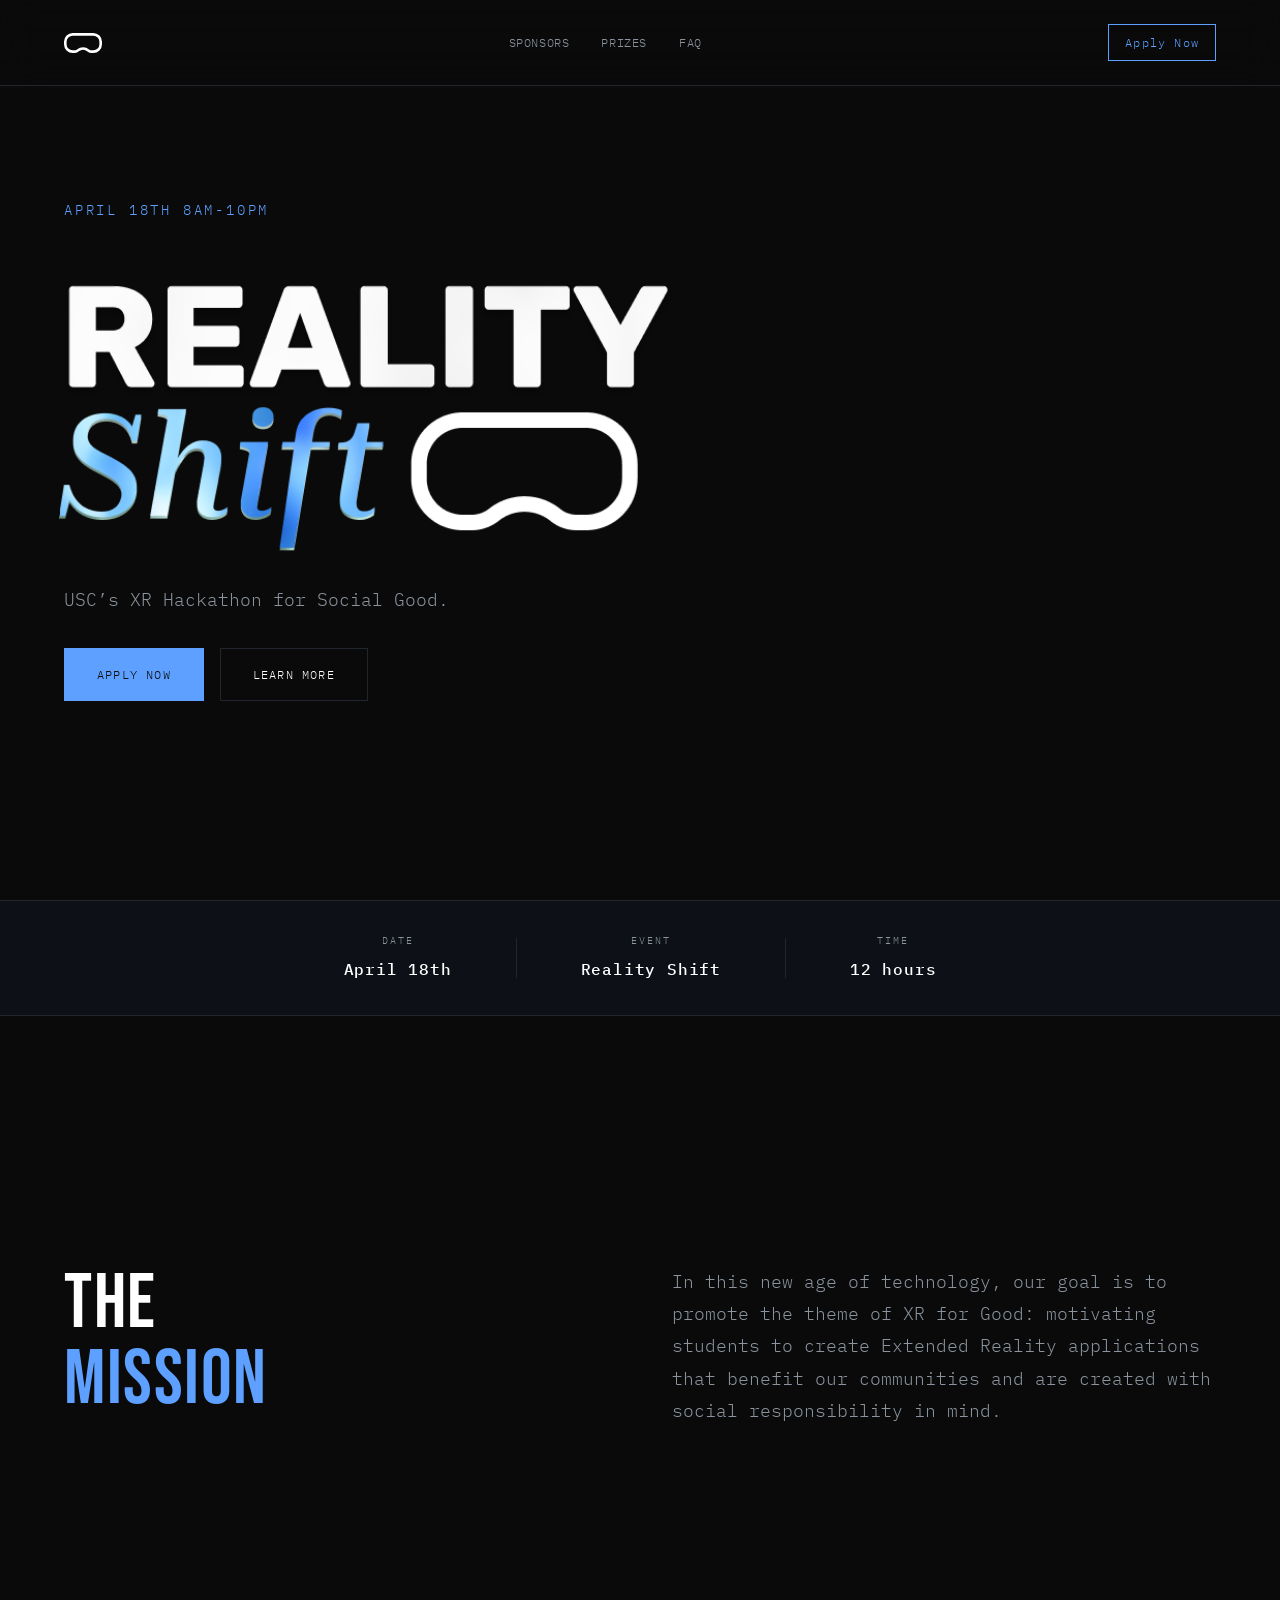
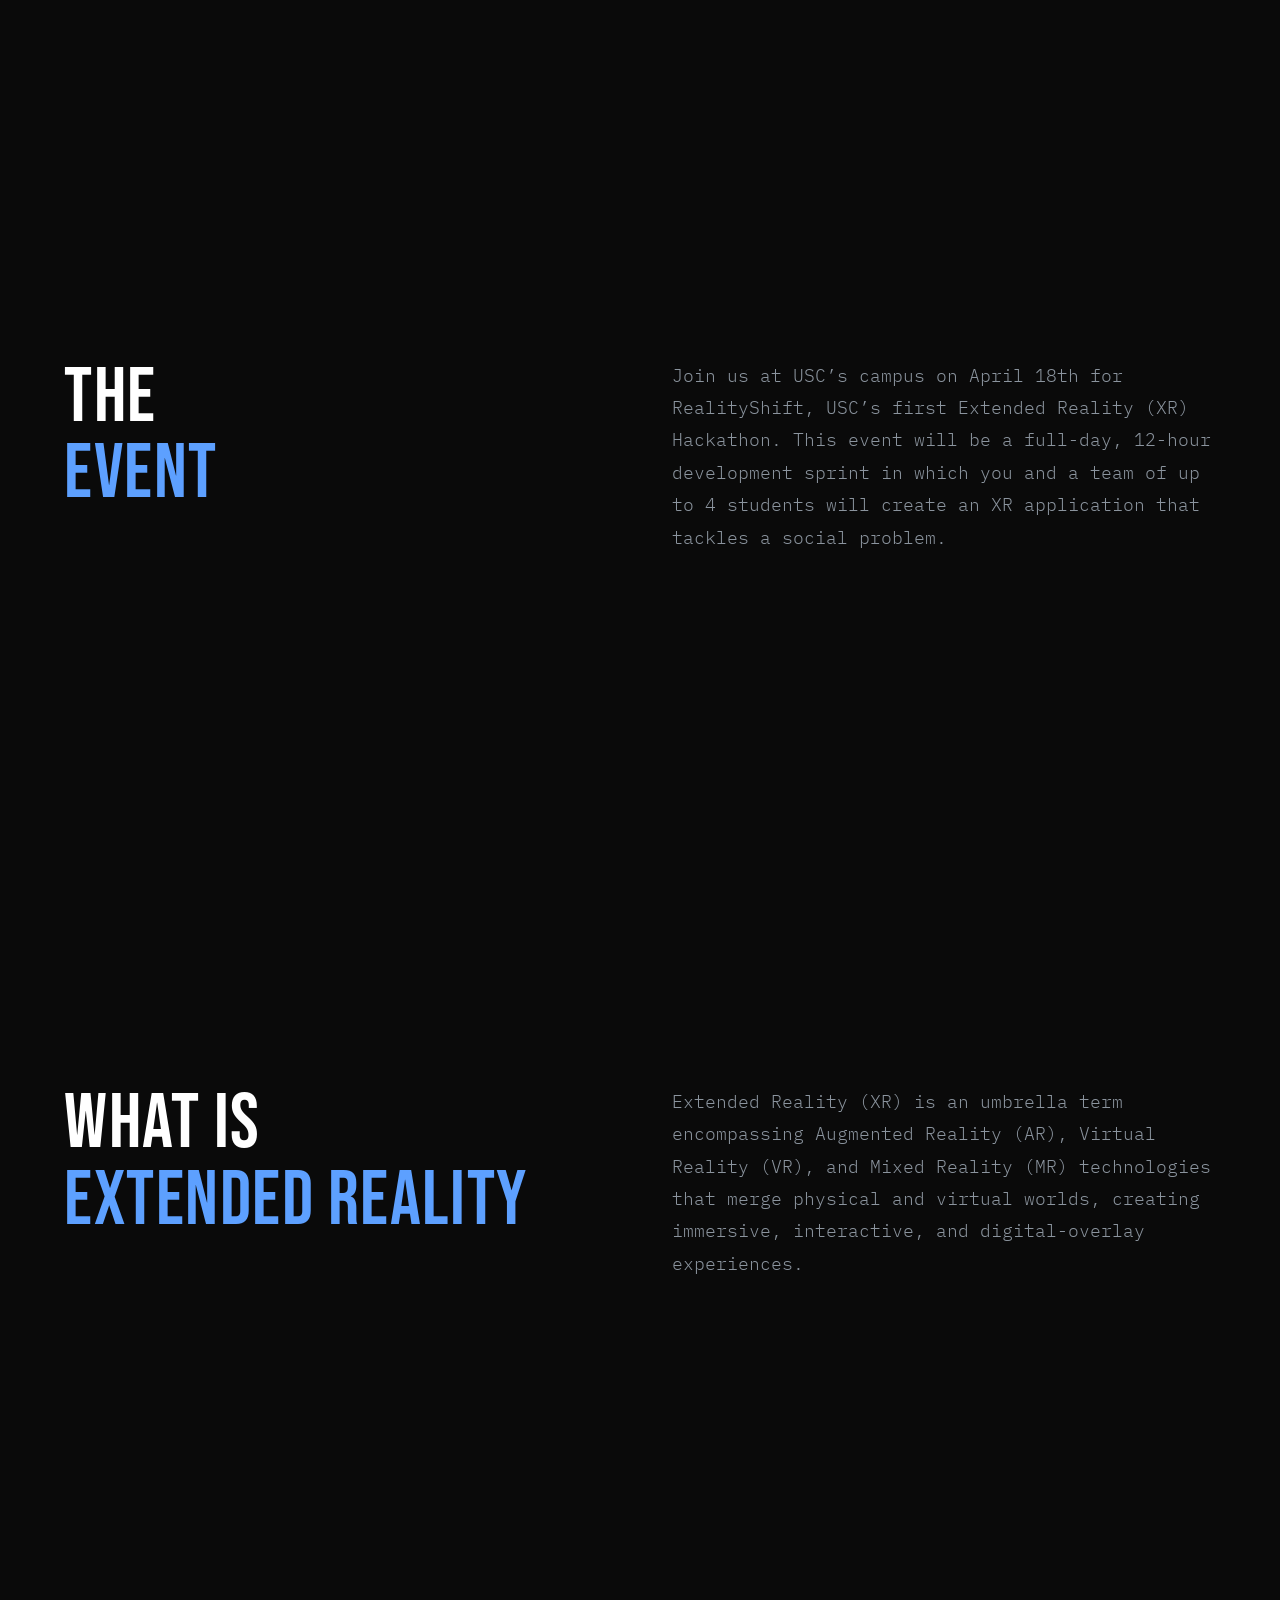
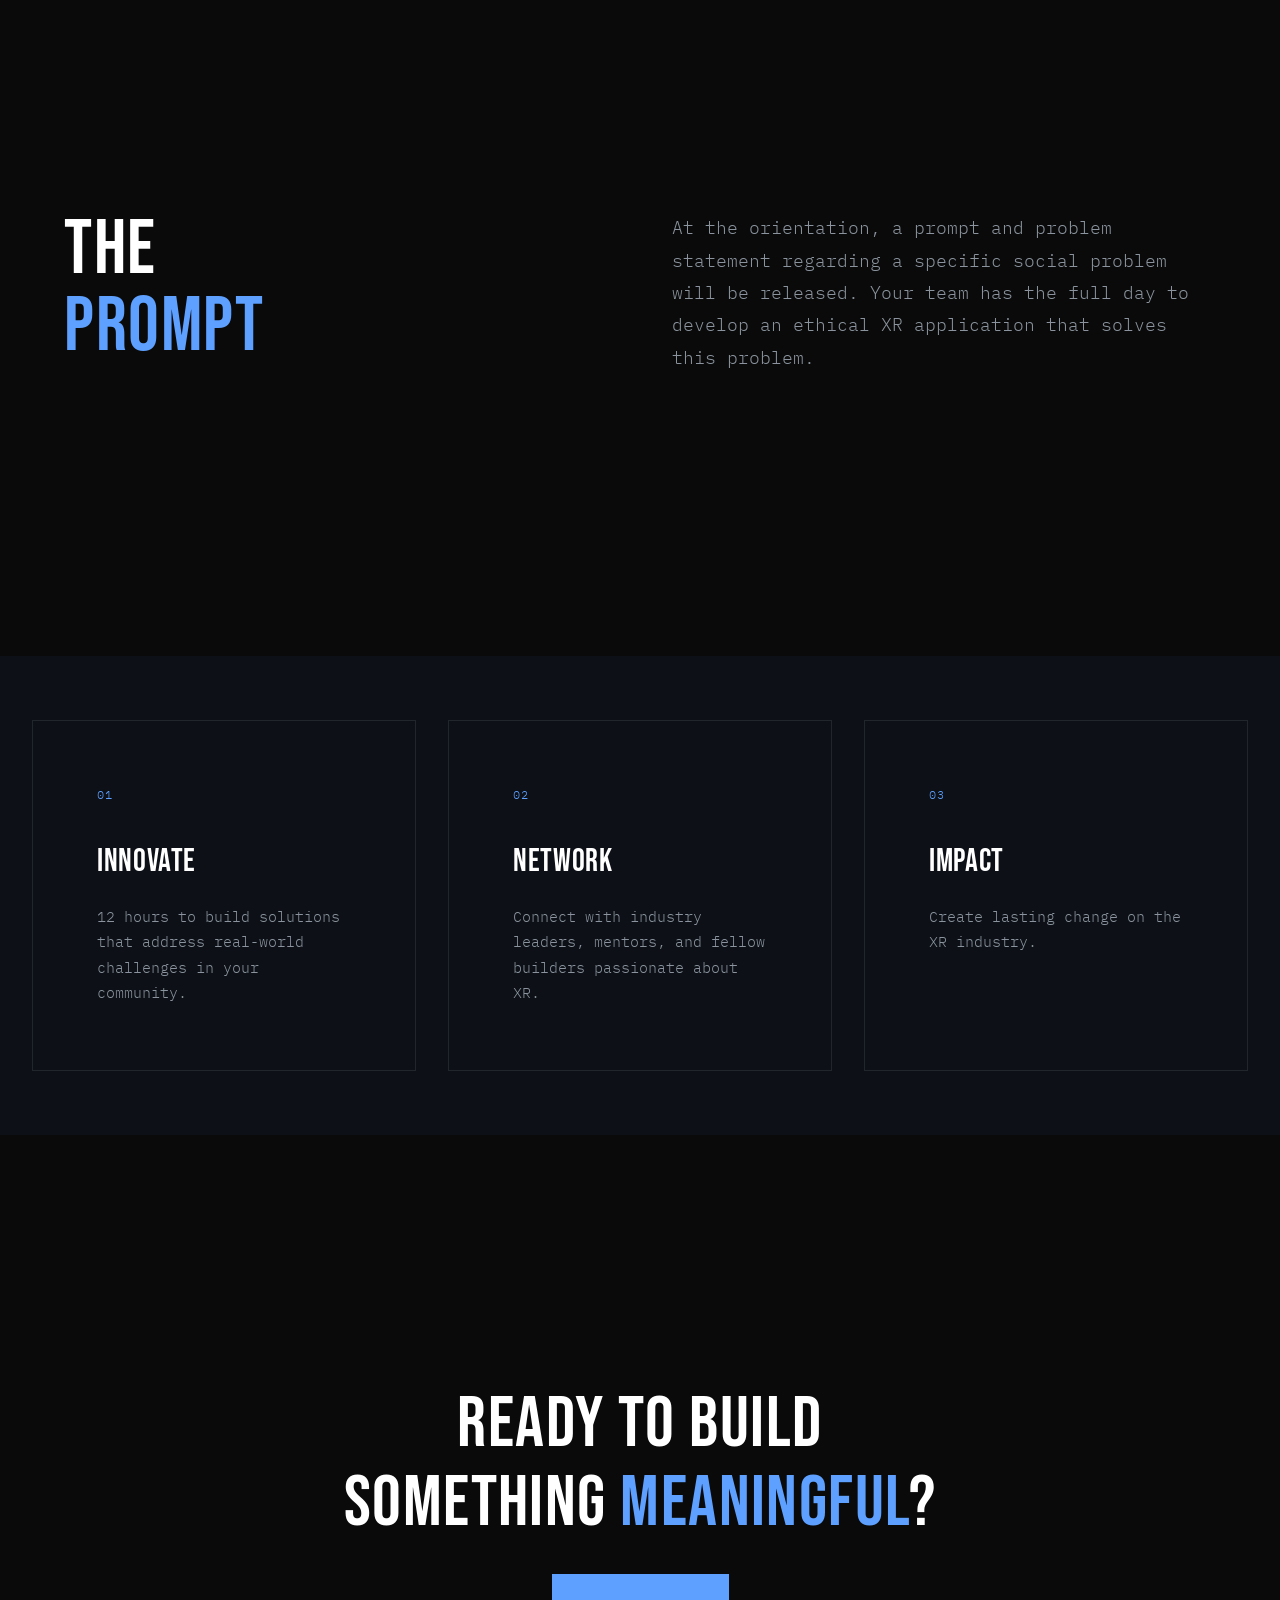
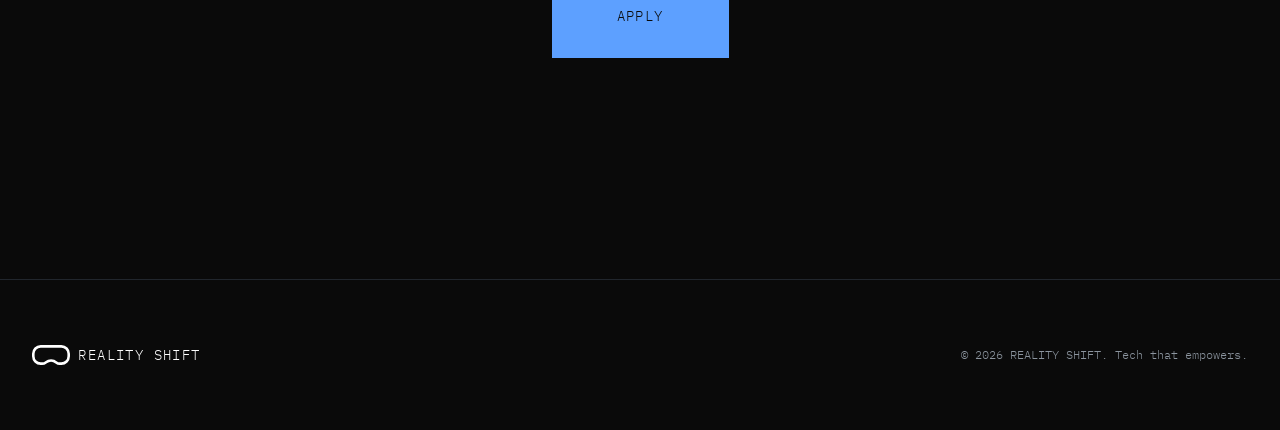
<file: index.html>
<!DOCTYPE html>
<html lang="en">
<head>
    <meta charset="UTF-8">
    <meta name="viewport" content="width=device-width, initial-scale=1.0">
    <title>REALITYSHIFT | Hackathon Spring 2026</title>
    <link rel="stylesheet" href="styles.css">
    <link rel="preconnect" href="https://fonts.googleapis.com">
    <link rel="preconnect" href="https://fonts.gstatic.com" crossorigin>
    <link href="https://fonts.googleapis.com/css2?family=Bebas+Neue&family=IBM+Plex+Mono:wght@300;400;500&display=swap" rel="stylesheet">
</head>
<body>
    <!-- Navigation -->
    <nav class="nav">
        <div class="nav-container">
            <a href="index.html" class="nav-logo">
                <img class="logo-icon" src="RS_ICON.svg" alt="Luma">
            </a>
            <div class="nav-links">
                <a href="sponsors.html" class="nav-link">Sponsors</a>
                <a href="prizes.html" class="nav-link">Prizes</a>
                <a href="faq.html" class="nav-link">FAQ</a>
            </div>
            <a href="https://luma.com/ttgl70ii" class="nav-cta">Apply Now</a>
            <button class="mobile-menu-btn" aria-label="Menu">
                <span></span>
                <span></span>
                <span></span>
            </button>
        </div>
    </nav>
    <div class="mobile-dropdown">
        <a href="sponsors.html" class="mobile-link">Sponsors</a>
        <a href="prizes.html" class="mobile-link">Prizes</a>
        <a href="faq.html" class="mobile-link">FAQ</a>
    </div>

    <!-- Hero Section -->
    <section class="hero">
        <div class="hero-grid">
            <div class="hero-content">
                <p class="hero-date">April 18th 8AM-10PM</p>
                <h1 class="hero-title">
                    <img class="hero-banner" src="RSMainBanner.png" alt="Reality Shift">
                </h1>
                <p class="hero-subtitle">USC’s XR Hackathon for Social Good.</p>
                <div class="hero-actions">
                    <a href="https://luma.com/ttgl70ii" class="btn btn-primary">Apply Now</a>
                    <a href="#about" class="btn btn-secondary">Learn More</a>
                </div>
            </div>
        </div>
    </section>

    <!-- Info Strip -->
    <section class="info-strip">
        <div class="info-item">
            <span class="info-label">Date</span>
            <span class="info-value">April 18th</span>
        </div>
        <div class="info-divider"></div>
        <div class="info-item">
            <span class="info-label">Event</span>
            <span class="info-value">Reality Shift</span>
        </div>
        <div class="info-divider"></div>
        <div class="info-item">
            <span class="info-label">Time</span>
            <span class="info-value">12 hours</span>
        </div>
    </section>

    <section id="about" class="about">
        <div class="about-container">
            <div class="about-header">
                <h2 class="section-title">The<br><span class="accent">Mission</span></h2>
            </div>
            <div class="about-content">
                <p class="about-text">In this new age of technology, our goal is to promote the theme of XR for Good: motivating students to create Extended Reality applications that benefit our communities and are created with social responsibility in mind.</p>
            </div>
        </div>
    </section>

    <section id="about" class="about">
        <div class="about-container">
            <div class="about-header">
                <h2 class="section-title">The<br><span class="accent">Event</span></h2>
            </div>
            <div class="about-content">
                <p class="about-text">Join us at USC’s campus on April 18th for RealityShift, USC’s first Extended Reality (XR) Hackathon. This event will be a full-day, 12-hour development sprint in which you and a team of up to 4 students will create an XR application that tackles a social problem.</p>
            </div>
        </div>
    </section>

    <section id="about" class="about">
        <div class="about-container">
            <div class="about-header">
                <h2 class="section-title">What is<br><span class="accent">Extended Reality</span></h2>
            </div>
            <div class="about-content">
                <p class="about-text">Extended Reality (XR) is an umbrella term encompassing Augmented Reality (AR), Virtual Reality (VR), and Mixed Reality (MR) technologies that merge physical and virtual worlds, creating immersive, interactive, and digital-overlay experiences.</p>
            </div>
        </div>
    </section>

    <section id="about" class="about">
        <div class="about-container">
            <div class="about-header">
                <h2 class="section-title">The<br><span class="accent">Prompt</span></h2>
            </div>
            <div class="about-content">
                <p class="about-text">At the orientation, a prompt and problem statement regarding a specific social problem will be released. Your team has the full day to develop an ethical XR application that solves this problem.</p>
            </div>
        </div>
    </section>

    <!-- Features Section -->
    <section class="features">
        <div class="features-container">
            <div class="feature-card">
                <div class="feature-number">01</div>
                <h3 class="feature-title">Innovate</h3>
                <p class="feature-desc">12 hours to build solutions that address real-world challenges in your community.</p>
            </div>
            <div class="feature-card">
                <div class="feature-number">02</div>
                <h3 class="feature-title">Network</h3>
                <p class="feature-desc">Connect with industry leaders, mentors, and fellow builders passionate about XR.</p>
            </div>
            <div class="feature-card">
                <div class="feature-number">03</div>
                <h3 class="feature-title">Impact</h3>
                <p class="feature-desc">Create lasting change on the XR industry.</p>
            </div>
        </div>
    </section>

    <!-- CTA Section -->
    <section class="cta">
        <div class="cta-container">
            <h2 class="cta-title">Ready to build<br>something <span class="accent">meaningful</span>?</h2>
            <a href="https://luma.com/ttgl70ii" class="btn btn-primary btn-large">Apply</a>
        </div>
    </section>

    <!-- Footer -->
    <footer class="footer">
        <div class="footer-container">
            <div class="footer-brand">
                <img class="logo-icon" src="RS_ICON.svg" alt="Luma">
                <span class="logo-text">REALITY SHIFT</span>
            </div>
            <p class="footer-copy">© 2026 REALITY SHIFT. Tech that empowers.</p>
        </div>
    </footer>

    <script src="script.js"></script>
</body>
</html>
</file>
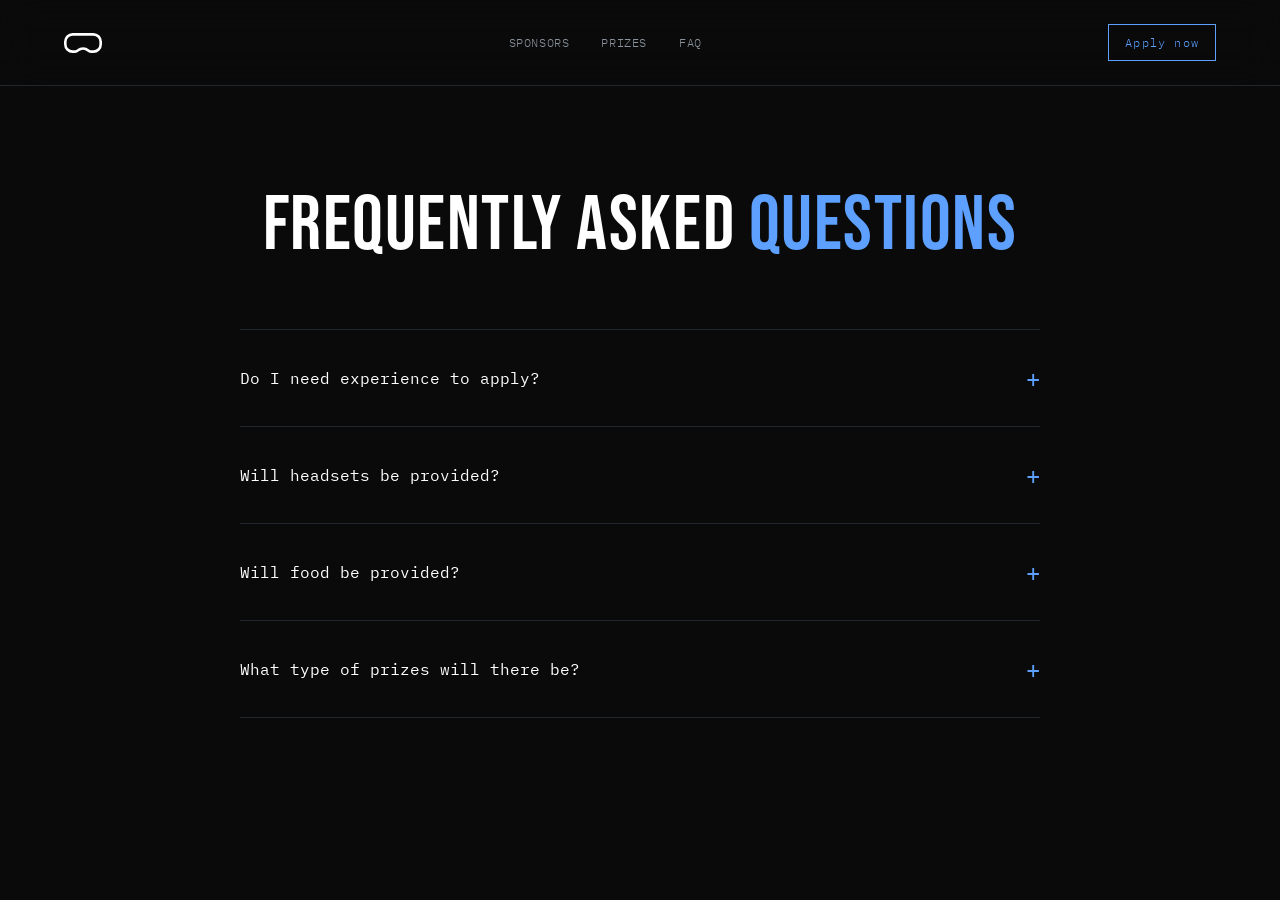
<file: faq.html>
<!DOCTYPE html>
<html lang="en">
<head>
    <meta charset="UTF-8">
    <meta name="viewport" content="width=device-width, initial-scale=1.0">
    <title>FAQ | Reality Shift</title>
    <link rel="stylesheet" href="styles.css">
    <link rel="preconnect" href="https://fonts.googleapis.com">
    <link rel="preconnect" href="https://fonts.gstatic.com" crossorigin>
    <link href="https://fonts.googleapis.com/css2?family=Bebas+Neue&family=IBM+Plex+Mono:wght@300;400;500&display=swap" rel="stylesheet">
</head>
<body>
    <!-- Navigation -->
    <nav class="nav">
        <div class="nav-container">
            <a href="index.html" class="nav-logo">
                <img class="logo-icon" src="RS_ICON.svg" alt="Luma">
            </a>
            <div class="nav-links">
                <a href="sponsors.html" class="nav-link">Sponsors</a>
                <a href="prizes.html" class="nav-link">Prizes</a>
                <a href="faq.html" class="nav-link">FAQ</a>
            </div>
            <a href="https://luma.com/ttgl70ii" class="nav-cta">Apply now</a>
            <button class="mobile-menu-btn" aria-label="Menu">
                <span></span>
                <span></span>
                <span></span>
            </button>
        </div>
    </nav>
    <div class="mobile-dropdown">
        <a href="sponsors.html" class="mobile-link">Sponsors</a>
        <a href="prizes.html" class="mobile-link">Prizes</a>
        <a href="faq.html" class="mobile-link">FAQ</a>
    </div>

    <!-- FAQ Section -->
    <section class="faq-page">
        <div class="faq-container">
            <h1 class="section-title">Frequently Asked <span class="accent">Questions</span></h1>
            
            <div class="faq-list">
                <div class="faq-item">
                    <button class="faq-question">
                        <span>Do I need experience to apply?</span>
                        <span class="faq-icon">+</span>
                    </button>
                    <div class="faq-answer">
                        <p>No experience required! We welcome participants of all skill levels and backgrounds. To help beginners get started with Snap Spectacles, we're offering two pre-hackathon workshops:</p>
                        <ul>
                            <li><strong>Workshop 1 – Spectacles Overview:</strong> Get inspired by what's possible with wearable AR. We'll cover Spectacles capabilities, ideal project types, and how the Spectacles + Lens Studio workflow fits into your build.</li>
                            <li><strong>Workshop 2 – Lens Studio Deep Dive:</strong> A hands-on session where you'll set up Lens Studio, learn core workflows, build and deploy a simple Lens from a template, and discover how to use AI coding tools like Cursor to accelerate development.</li>
                        </ul>
                    </div>
                </div>
                
                <div class="faq-item">
                    <button class="faq-question">
                        <span>Will headsets be provided?</span>
                        <span class="faq-icon">+</span>
                    </button>
                    <div class="faq-answer">
                        <p>Yes! We'll have a variety of XR hardware available for teams to use:</p>
                        <ul>
                            <li><strong>20x Meta Quest</strong> VR headsets for immersive development</li>
                            <li><strong>12x Snap Spectacles</strong> AR glasses for wearable experiences</li>
                            <li><strong>1x Sony Spatial Reality Display</strong> for glasses-free 3D content</li>
                        </ul>
                    </div>
                </div>

                <div class="faq-item">
                    <button class="faq-question">
                        <span>Will food be provided?</span>
                        <span class="faq-icon">+</span>
                    </button>
                    <div class="faq-answer">
                        <p>Yes! We've got you covered throughout the entire event:</p>
                        <ul>
                            <li><strong>Meals</strong> Breakfast, lunch, and dinner provided</li>
                            <li><strong>Snacks</strong> Fuel up anytime with snacks on hand</li>
                            <li><strong>Drinks</strong> Coffee, energy drinks, and refreshments available</li>
                        </ul>
                    </div>
                </div>

                <div class="faq-item">
                    <button class="faq-question">
                        <span>What type of prizes will there be?</span>
                        <span class="faq-icon">+</span>
                    </button>
                    <div class="faq-answer">
                        <p>We're offering exciting prizes for top teams:</p>
                        <ul>
                            <li><strong>Cash Prizes</strong> Cash prizes</li>
                            <li><strong>Hardware</strong> XR devices and tech gear</li>
                        </ul>
                        <p style="margin-top: 1rem;"><a href="prizes.html" style="color: #5DA0FF; text-decoration: underline;">View full prize details →</a></p>
                    </div>
                </div>
            </div>
        </div>
    </section>

    <script src="script.js"></script>
</body>
</html>
</file>
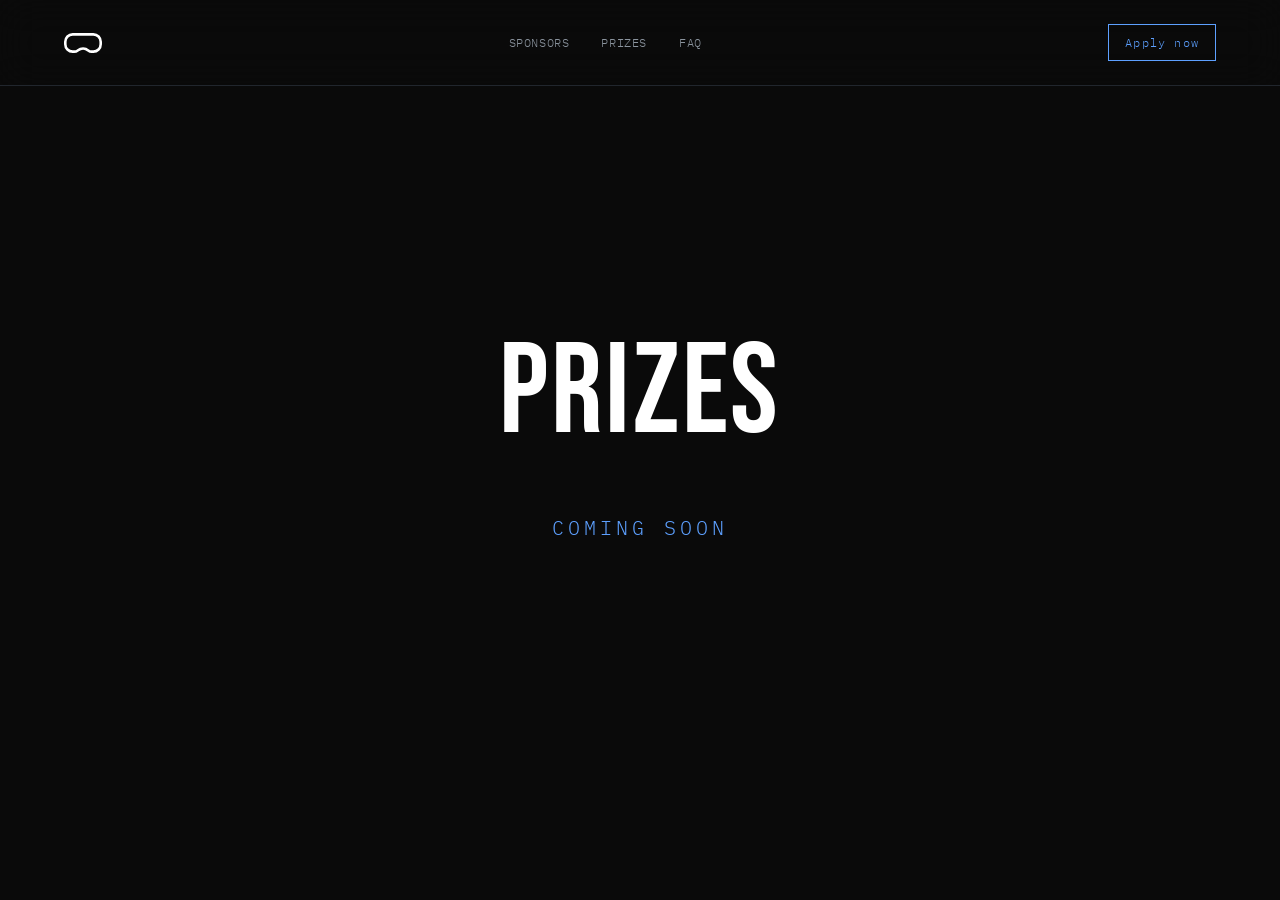
<file: prizes.html>
<!DOCTYPE html>
<html lang="en">
<head>
    <meta charset="UTF-8">
    <meta name="viewport" content="width=device-width, initial-scale=1.0">
    <title>Prizes | Reality Shift</title>
    <link rel="stylesheet" href="styles.css">
    <link rel="preconnect" href="https://fonts.googleapis.com">
    <link rel="preconnect" href="https://fonts.gstatic.com" crossorigin>
    <link href="https://fonts.googleapis.com/css2?family=Bebas+Neue&family=IBM+Plex+Mono:wght@300;400;500&display=swap" rel="stylesheet">
</head>
<body>
    <!-- Navigation -->
    <nav class="nav">
        <div class="nav-container">
            <a href="index.html" class="nav-logo">
                <img class="logo-icon" src="RS_ICON.svg" alt="Luma">
            </a>
            <div class="nav-links">
                <a href="sponsors.html" class="nav-link">Sponsors</a>
                <a href="prizes.html" class="nav-link">Prizes</a>
                <a href="faq.html" class="nav-link">FAQ</a>
            </div>
            <a href="https://luma.com/ttgl70ii" class="nav-cta">Apply now</a>
            <button class="mobile-menu-btn" aria-label="Menu">
                <span></span>
                <span></span>
                <span></span>
            </button>
        </div>
    </nav>
    <div class="mobile-dropdown">
        <a href="sponsors.html" class="mobile-link">Sponsors</a>
        <a href="prizes.html" class="mobile-link">Prizes</a>
        <a href="faq.html" class="mobile-link">FAQ</a>
    </div>

    <!-- Coming Soon Section -->
    <section class="coming-soon">
        <div class="coming-soon-content">
            <h1 class="coming-soon-title">Prizes</h1>
            <p class="coming-soon-text">Coming Soon</p>
        </div>
    </section>

    <script src="script.js"></script>
</body>
</html>
</file>
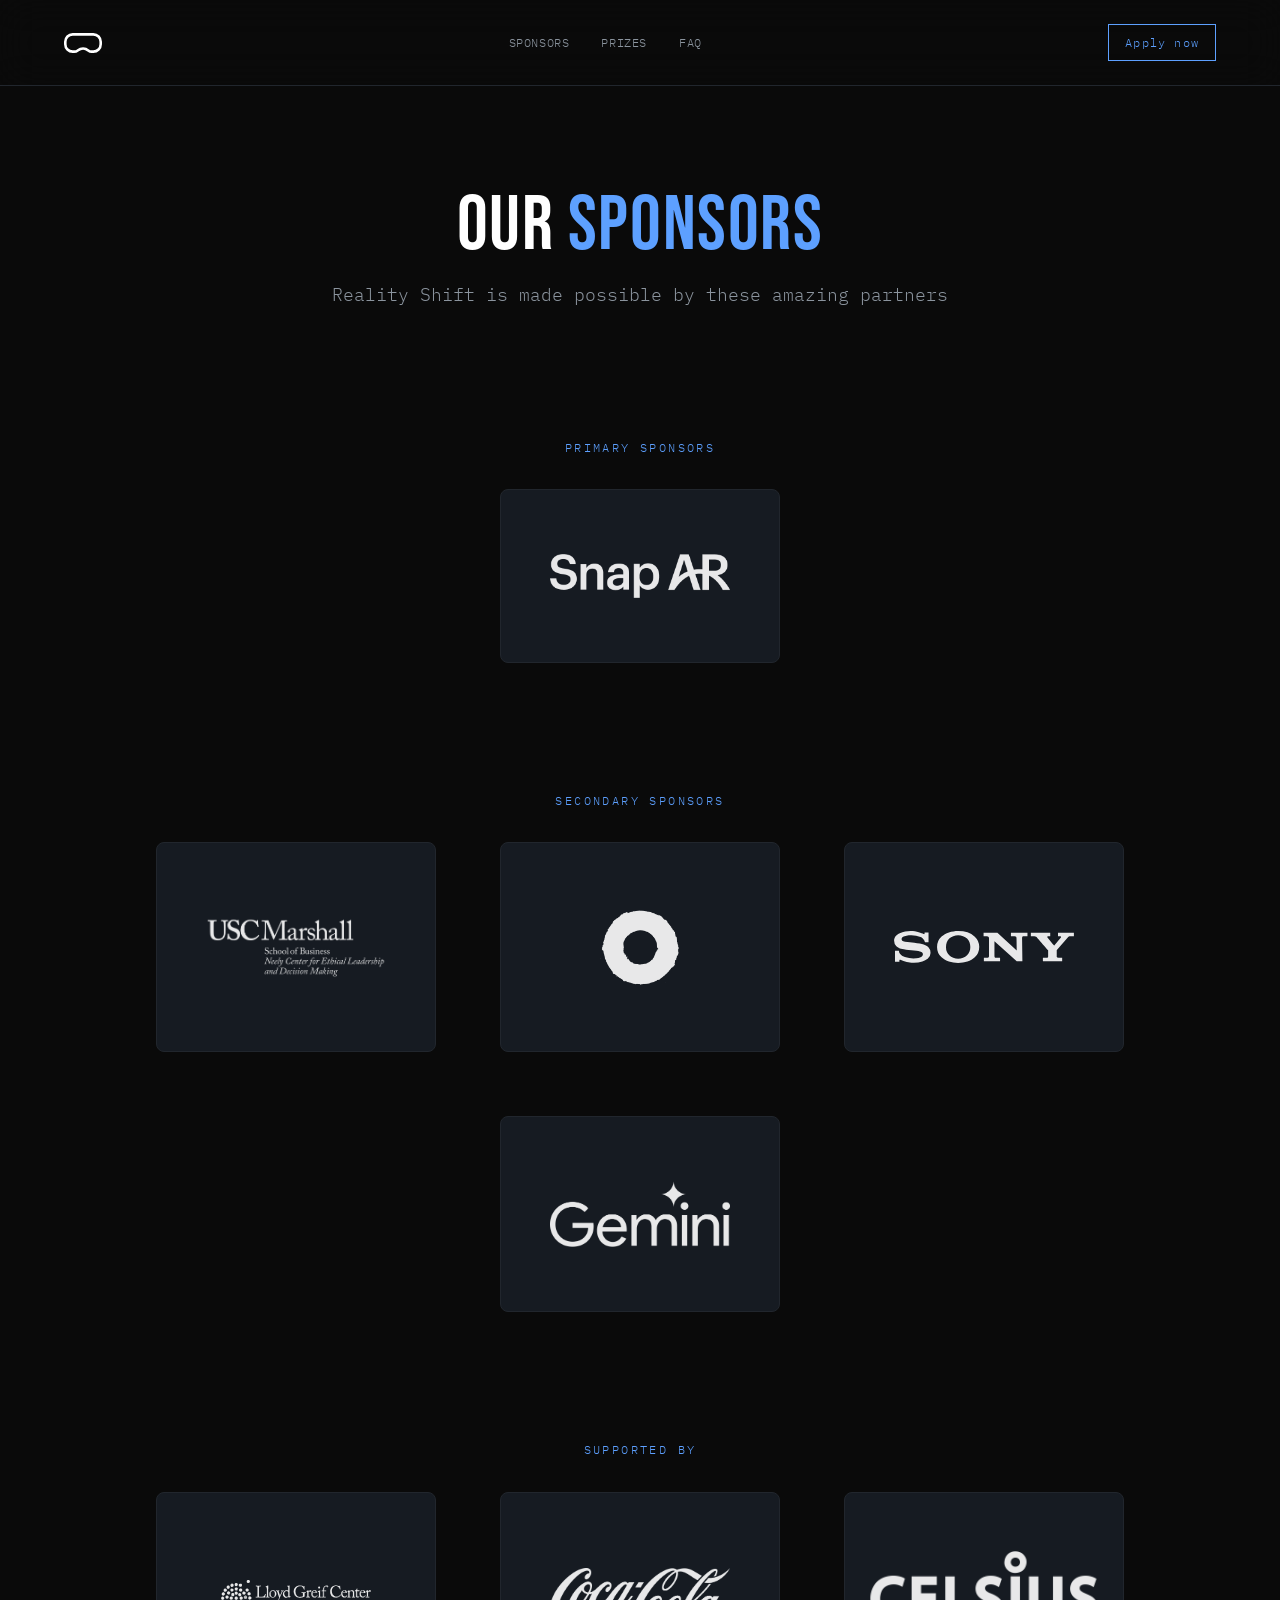
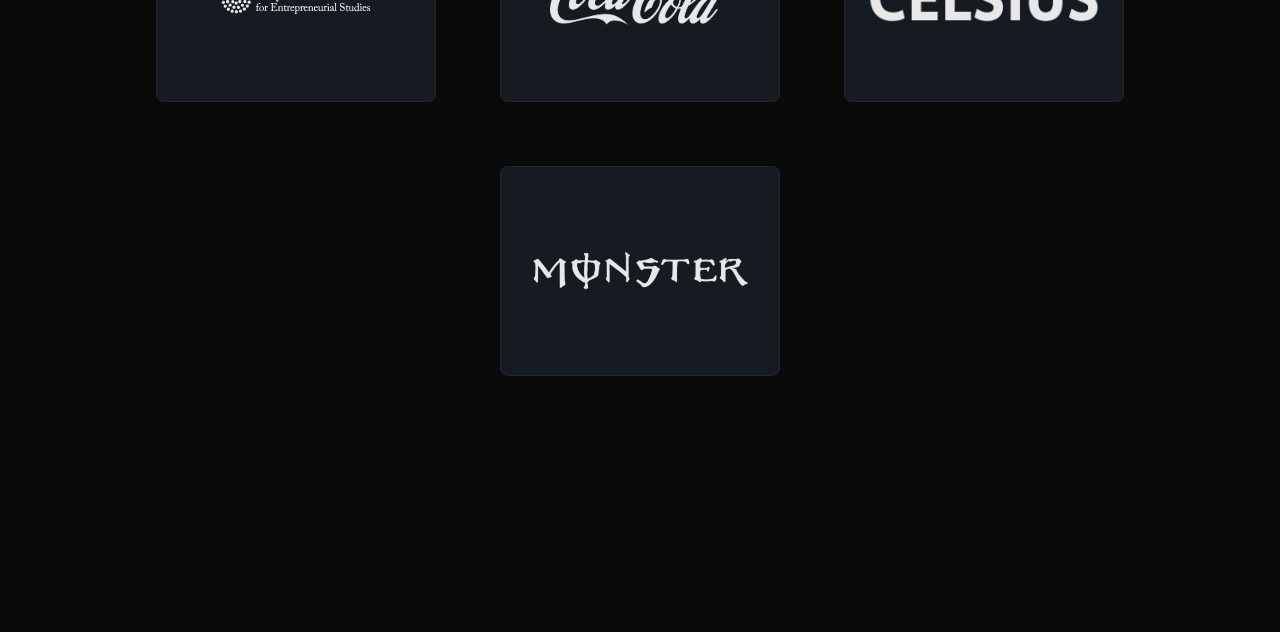
<file: sponsors.html>
<!DOCTYPE html>
<html lang="en">
<head>
    <meta charset="UTF-8">
    <meta name="viewport" content="width=device-width, initial-scale=1.0">
    <title>Sponsors | Reality Shift</title>
    <link rel="stylesheet" href="styles.css">
    <link rel="preconnect" href="https://fonts.googleapis.com">
    <link rel="preconnect" href="https://fonts.gstatic.com" crossorigin>
    <link href="https://fonts.googleapis.com/css2?family=Bebas+Neue&family=IBM+Plex+Mono:wght@300;400;500&display=swap" rel="stylesheet">
</head>
<body>
    <!-- Navigation -->
    <nav class="nav">
        <div class="nav-container">
            <a href="index.html" class="nav-logo">
                <img class="logo-icon" src="RS_ICON.svg" alt="Luma">
            </a>
            <div class="nav-links">
                <a href="sponsors.html" class="nav-link">Sponsors</a>
                <a href="prizes.html" class="nav-link">Prizes</a>
                <a href="faq.html" class="nav-link">FAQ</a>
            </div>
            <a href="https://luma.com/ttgl70ii" class="nav-cta">Apply now</a>
            <button class="mobile-menu-btn" aria-label="Menu">
                <span></span>
                <span></span>
                <span></span>
            </button>
        </div>
    </nav>
    <div class="mobile-dropdown">
        <a href="sponsors.html" class="mobile-link">Sponsors</a>
        <a href="prizes.html" class="mobile-link">Prizes</a>
        <a href="faq.html" class="mobile-link">FAQ</a>
    </div>

    <!-- Sponsors Section -->
    <section class="sponsors-page">
        <div class="sponsors-container">
            <h1 class="section-title">Our <span class="accent">Sponsors</span></h1>
            <p class="sponsors-subtitle">Reality Shift is made possible by these amazing partners</p>

            <!-- Primary Sponsors -->
            <div class="sponsor-tier tier-primary">
                <p class="tier-label">Primary Sponsors</p>
                <div class="sponsors-grid">
                    <div class="sponsor-card">
                        <img src="components/SnapAR.png" alt="Snap AR">
                    </div>
                </div>
            </div>

            <!-- Secondary Sponsors -->
            <div class="sponsor-tier tier-secondary">
                <p class="tier-label">Secondary Sponsors</p>
                <div class="sponsors-grid">
                    <div class="sponsor-card">
                        <img src="components/neely-center.png" alt="Neely Center">
                    </div>
                    <div class="sponsor-card">
                        <img src="components/AhmansonLab.png" alt="Ahmanson Lab">
                    </div>
                    <div class="sponsor-card">
                        <img src="components/Sony_logo.svg" alt="Sony">
                    </div>
                    <div class="sponsor-card">
                        <img src="components/gemini.png" alt="Gemini">
                    </div>
                </div>
            </div>

            <!-- Supported By -->
            <div class="sponsor-tier tier-supported">
                <p class="tier-label">Supported By</p>
                <div class="sponsors-grid">
                    <div class="sponsor-card">
                        <img src="components/griefLogo.svg" alt="Greif">
                    </div>
                    <div class="sponsor-card">
                        <img src="components/cokeLogo.png" alt="Coca-Cola">
                    </div>
                    <div class="sponsor-card">
                        <img src="components/celsius.png" alt="Celsius" style="transform: scale(1.6);">
                    </div>
                    <div class="sponsor-card">
                        <img src="components/monster1.png" alt="Monster Energy" style="transform: scale(2.2);">
                    </div>
                </div>
            </div>
        </div>
    </section>

    <script src="script.js"></script>
</body>
</html>
</file>
<file: styles.css>
/* ============================================
   Reality Shift - XR Hackathon
   Cyan/Blue accent theme
   ============================================ */

:root {
    /* Colors - Cyan/Blue accent theme */
    --primary: #5DA0FF;
    --primary-light: #7EC8E3;
    --primary-dark: #3D8DB5;
    --accent: #6BB8D9;

    /* Neutrals */
    --black: #0A0A0A;
    --dark: #0D1117;
    --dark-gray: #161B22;
    --mid-gray: #21262D;
    --light-gray: #8B949E;
    --off-white: #E6EDF3;
    --white: #FFFFFF;

    /* Typography - Wide, bold display font */
    --font-display: 'Bebas Neue', 'Anton', sans-serif;
    --font-mono: 'IBM Plex Mono', monospace;

    /* Spacing */
    --space-xs: 0.5rem;
    --space-sm: 1rem;
    --space-md: 2rem;
    --space-lg: 4rem;
    --space-xl: 8rem;

    /* Transitions */
    --ease: cubic-bezier(0.16, 1, 0.3, 1);
    --duration: 0.6s;
}

/* Reset & Base */
*, *::before, *::after {
    margin: 0;
    padding: 0;
    box-sizing: border-box;
}

html {
    font-size: 16px;
    scroll-behavior: smooth;
}

body {
    font-family: var(--font-mono);
    font-weight: 300;
    background-color: var(--black);
    color: var(--white);
    line-height: 1.6;
    overflow-x: hidden;
    -webkit-font-smoothing: antialiased;
}

h1, h2, h3, h4, h5, h6 {
    font-family: var(--font-display);
    font-weight: 700;
}

a {
    color: inherit;
    text-decoration: none;
}

/* ============================================
   Navigation
   ============================================ */

.nav {
    position: fixed;
    top: 0;
    left: 0;
    right: 0;
    z-index: 1000;
    padding: 1.5rem var(--space-lg);
    background: rgba(10, 10, 10, 0.8);
    backdrop-filter: blur(20px);
    border-bottom: 1px solid var(--mid-gray);
}

.nav-container {
    max-width: 1400px;
    margin: 0 auto;
    display: flex;
    align-items: center;
    justify-content: space-between;
}

.nav-logo {
    display: flex;
    align-items: center;
    gap: var(--space-xs);
    font-family: var(--font-mono);
    font-size: 0.875rem;
    letter-spacing: 0.1em;
}

.logo-icon {
    height: 20px;
    width: auto;
    flex-shrink: 0;
}

.nav-links {
    display: flex;
    gap: var(--space-md);
}

.nav-link {
    font-family: var(--font-mono);
    font-size: 0.75rem;
    letter-spacing: 0.05em;
    text-transform: uppercase;
    color: var(--light-gray);
    transition: color var(--duration) var(--ease);
    position: relative;
}

.nav-link::after {
    content: '';
    position: absolute;
    bottom: -4px;
    left: 0;
    width: 0;
    height: 1px;
    background: var(--primary);
    transition: width var(--duration) var(--ease);
}

.nav-link:hover,
.nav-link.active {
    color: var(--white);
}

.nav-link:hover::after,
.nav-link.active::after {
    width: 100%;
}

.nav-cta {
    font-family: var(--font-mono);
    font-size: 0.75rem;
    letter-spacing: 0.1em;
    padding: var(--space-xs) var(--space-sm);
    border: 1px solid var(--primary);
    color: var(--primary);
    transition: all var(--duration) var(--ease);
}

.nav-cta:hover {
    background: var(--primary);
    color: var(--black);
}

/* ============================================
   Hero Section
   ============================================ */

.hero {
    min-height: 100vh;
    display: flex;
    flex-direction: column;
    justify-content: center;
    padding: var(--space-xl) var(--space-lg);
    position: relative;
}

.hero-grid {
    max-width: 1400px;
    width: 100%;
    margin: 0 auto;
}

.hero-content {
    max-width: 800px;
}

.hero-date {
    font-family: var(--font-mono);
    font-size: 0.875rem;
    color: var(--primary);
    letter-spacing: 0.2em;
    text-transform: uppercase;
    margin-bottom: var(--space-md);
}

.hero-title {
    font-family: var(--font-display);
    font-size: clamp(4rem, 12vw, 10rem);
    font-weight: 400;
    line-height: 0.9;
    letter-spacing: 0.05em;
    margin-bottom: var(--space-md);
    text-transform: uppercase;
}

.hero-banner {
    height: 300px;
    width: auto;
    display: block;
    margin-left: -5px;
}

.title-line {
    display: block;
}

.title-line.accent {
    color: var(--primary-light);
}

.hero-subtitle {
    font-size: 1.125rem;
    color: var(--light-gray);
    max-width: 480px;
    margin-bottom: var(--space-md);
    line-height: 1.7;
}

.hero-actions {
    display: flex;
    gap: var(--space-sm);
}

/* Buttons */
.btn {
    font-family: var(--font-mono);
    font-size: 0.75rem;
    letter-spacing: 0.1em;
    text-transform: uppercase;
    padding: var(--space-sm) var(--space-md);
    border: 1px solid transparent;
    cursor: pointer;
    transition: all var(--duration) var(--ease);
}

.btn-primary {
    background: var(--primary);
    color: var(--black);
    border-color: var(--primary);
}

.btn-primary:hover {
    background: var(--primary-light);
    border-color: var(--primary-light);
}

.btn-secondary {
    background: transparent;
    color: var(--white);
    border-color: var(--mid-gray);
}

.btn-secondary:hover {
    border-color: var(--white);
}

.btn-large {
    padding: var(--space-md) var(--space-lg);
    font-size: 0.875rem;
}

/* Hero Visual - Glyph Animation */
.hero-visual {
    display: flex;
    align-items: center;
    justify-content: center;
}

.glyph-container {
    position: relative;
    width: 400px;
    height: 400px;
    display: flex;
    align-items: center;
    justify-content: center;
}

.glyph-ring {
    position: absolute;
    border: 1px solid var(--mid-gray);
    border-radius: 50%;
    animation: pulse 4s ease-in-out infinite;
}

.glyph-ring:nth-child(1) {
    width: 100%;
    height: 100%;
    animation-delay: 0s;
}

.glyph-ring:nth-child(2) {
    width: 70%;
    height: 70%;
    border-color: var(--primary-dark);
    animation-delay: 0.5s;
}

.glyph-ring:nth-child(3) {
    width: 40%;
    height: 40%;
    border-color: var(--primary);
    animation-delay: 1s;
}

.glyph-dot {
    width: 12px;
    height: 12px;
    background: var(--primary);
    border-radius: 50%;
    box-shadow: 0 0 40px var(--primary), 0 0 80px var(--primary-dark);
}

@keyframes pulse {
    0%, 100% {
        transform: scale(1);
        opacity: 0.5;
    }
    50% {
        transform: scale(1.05);
        opacity: 1;
    }
}

/* Scroll Indicator */
.hero-scroll {
    position: absolute;
    bottom: var(--space-md);
    right: var(--space-md);
    display: flex;
    align-items: center;
    gap: var(--space-sm);
    font-family: var(--font-mono);
    font-size: 0.625rem;
    letter-spacing: 0.2em;
    color: var(--light-gray);
}

.scroll-line {
    width: 60px;
    height: 1px;
    background: linear-gradient(90deg, var(--light-gray), transparent);
}

/* ============================================
   Info Strip
   ============================================ */

.info-strip {
    display: flex;
    justify-content: center;
    align-items: center;
    gap: var(--space-lg);
    padding: var(--space-md) var(--space-md);
    background: var(--dark);
    border-top: 1px solid var(--mid-gray);
    border-bottom: 1px solid var(--mid-gray);
}

.info-item {
    display: flex;
    flex-direction: column;
    align-items: center;
    gap: var(--space-xs);
}

.info-label {
    font-family: var(--font-mono);
    font-size: 0.625rem;
    letter-spacing: 0.2em;
    text-transform: uppercase;
    color: var(--light-gray);
}

.info-value {
    font-size: 1rem;
    font-weight: 500;
    letter-spacing: 0.05em;
}

.info-divider {
    width: 1px;
    height: 40px;
    background: var(--mid-gray);
}

/* ============================================
   About Section
   ============================================ */

.about {
    padding: 15.625rem var(--space-lg);
}

.about-container {
    max-width: 1400px;
    margin: 0 auto;
    display: grid;
    grid-template-columns: 1fr 1fr;
    gap: var(--space-lg);
}

.section-tag {
    font-family: var(--font-mono);
    font-size: 0.75rem;
    color: var(--light-gray);
    letter-spacing: 0.1em;
    display: block;
    margin-bottom: var(--space-sm);
}

.section-title {
    font-family: var(--font-display);
    font-size: clamp(3rem, 6vw, 5rem);
    font-weight: 400;
    line-height: 1;
    letter-spacing: 0.02em;
    text-transform: uppercase;
}

.accent {
    color: var(--primary);
}

.about-content {
    display: flex;
    flex-direction: column;
    justify-content: center;
}

.about-text {
    font-size: 1.125rem;
    color: var(--light-gray);
    line-height: 1.8;
    margin-bottom: var(--space-md);
}

.link-arrow {
    display: inline-flex;
    align-items: center;
    gap: var(--space-sm);
    font-family: var(--font-mono);
    font-size: 0.875rem;
    letter-spacing: 0.05em;
    color: var(--primary);
    transition: gap var(--duration) var(--ease);
}

.link-arrow:hover {
    gap: var(--space-md);
}

.link-arrow .arrow {
    transition: transform var(--duration) var(--ease);
}

.link-arrow:hover .arrow {
    transform: translateX(4px);
}

/* ============================================
   Features Section
   ============================================ */

.features {
    padding: var(--space-lg) var(--space-md);
    background: var(--dark);
}

.features-container {
    max-width: 1400px;
    margin: 0 auto;
    display: grid;
    grid-template-columns: repeat(3, 1fr);
    gap: var(--space-md);
}

.feature-card {
    padding: var(--space-lg);
    border: 1px solid var(--mid-gray);
    transition: all var(--duration) var(--ease);
}

.feature-card:hover {
    border-color: var(--primary);
    background: var(--dark-gray);
}

.feature-number {
    font-family: var(--font-mono);
    font-size: 0.75rem;
    color: var(--primary);
    letter-spacing: 0.1em;
    margin-bottom: var(--space-md);
}

.feature-title {
    font-family: var(--font-display);
    font-size: 2rem;
    font-weight: 400;
    letter-spacing: 0.02em;
    text-transform: uppercase;
    margin-bottom: var(--space-sm);
}

.feature-desc {
    font-size: 0.9375rem;
    color: var(--light-gray);
    line-height: 1.7;
}

/* ============================================
   CTA Section
   ============================================ */

.cta {
    padding: 15.625rem var(--space-md);
    text-align: center;
}

.cta-container {
    max-width: 800px;
    margin: 0 auto;
}

.cta-dots {
    display: grid;
    grid-template-columns: repeat(5, 1fr);
    gap: var(--space-sm);
    max-width: 200px;
    margin: 0 auto var(--space-lg);
}

.cta-dots span {
    width: 8px;
    height: 8px;
    background: var(--mid-gray);
    border-radius: 50%;
    transition: background var(--duration) var(--ease);
}

.cta-dots span:nth-child(3),
.cta-dots span:nth-child(7),
.cta-dots span:nth-child(8),
.cta-dots span:nth-child(9),
.cta-dots span:nth-child(13) {
    background: var(--primary);
}

.cta-title {
    font-family: var(--font-display);
    font-size: clamp(2.5rem, 6vw, 4.5rem);
    font-weight: 400;
    line-height: 1.1;
    letter-spacing: 0.02em;
    text-transform: uppercase;
    margin-bottom: 3.75rem;
}

.cta-link {
    margin-top: var(--space-sm);
    font-family: var(--font-mono);
    font-size: 0.75rem;
    color: var(--light-gray);
    letter-spacing: 0.1em;
}

/* ============================================
   Footer
   ============================================ */

.footer {
    padding: var(--space-lg) var(--space-md);
    border-top: 1px solid var(--mid-gray);
}

.footer-container {
    max-width: 1400px;
    margin: 0 auto;
    display: flex;
    align-items: center;
    justify-content: space-between;
}

.footer-brand {
    display: flex;
    align-items: center;
    gap: var(--space-xs);
    font-family: var(--font-mono);
    font-size: 0.875rem;
    letter-spacing: 0.1em;
}

.footer-links {
    display: flex;
    gap: var(--space-md);
}

.footer-links a {
    font-family: var(--font-mono);
    font-size: 0.75rem;
    color: var(--light-gray);
    letter-spacing: 0.05em;
    text-transform: uppercase;
    transition: color var(--duration) var(--ease);
}

.footer-links a:hover {
    color: var(--white);
}

.footer-copy {
    font-size: 0.75rem;
    color: var(--light-gray);
}

/* ============================================
   Coming Soon Page
   ============================================ */

.coming-soon {
    min-height: 100vh;
    display: flex;
    align-items: center;
    justify-content: center;
    padding: var(--space-xl) var(--space-lg);
}

.coming-soon-content {
    text-align: center;
}

.coming-soon-title {
    font-family: var(--font-display);
    font-size: clamp(4rem, 10vw, 8rem);
    font-weight: 400;
    text-transform: uppercase;
    letter-spacing: 0.02em;
    margin-bottom: var(--space-sm);
}

.coming-soon-text {
    font-family: var(--font-mono);
    font-size: 1.25rem;
    color: var(--primary);
    letter-spacing: 0.2em;
    text-transform: uppercase;
    margin-bottom: var(--space-lg);
}

.register-iframe {
    width: 100%;
    max-width: 800px;
    min-width: 500px;
    height: 500px;
    border: 1px solid #bfcbda88;
    border-radius: 4px;
}

/* ============================================
   FAQ Page
   ============================================ */

.faq-page {
    min-height: 100vh;
    padding: calc(var(--space-xl) + 60px) var(--space-lg) var(--space-xl);
}

.faq-container {
    max-width: 800px;
    margin: 0 auto;
    text-align: center;
}

.faq-list {
    margin-top: var(--space-lg);
    text-align: left;
}

.faq-item {
    border-bottom: 1px solid var(--mid-gray);
}

.faq-item:first-child {
    border-top: 1px solid var(--mid-gray);
}

.faq-question {
    width: 100%;
    display: flex;
    justify-content: space-between;
    align-items: center;
    padding: var(--space-md) 0;
    background: transparent;
    border: none;
    cursor: pointer;
    font-family: var(--font-mono);
    font-size: 1rem;
    color: var(--white);
    text-align: left;
    transition: color var(--duration) var(--ease);
}

.faq-question:hover {
    color: var(--primary);
}

.faq-icon {
    font-size: 1.5rem;
    color: var(--primary);
    transition: transform var(--duration) var(--ease);
}

.faq-item.active .faq-icon {
    transform: rotate(45deg);
}

.faq-answer {
    max-height: 0;
    overflow: hidden;
    transition: max-height 0.4s var(--ease), padding 0.4s var(--ease);
}

.faq-item.active .faq-answer {
    max-height: 500px;
    padding-bottom: var(--space-md);
}

.faq-answer p {
    color: var(--light-gray);
    line-height: 1.7;
}

.faq-answer ul {
    list-style: none;
    margin: var(--space-sm) 0;
    padding: 0;
    display: flex;
    flex-direction: column;
    gap: var(--space-sm);
}

.faq-answer li {
    background: var(--dark-gray);
    border: 1px solid var(--mid-gray);
    border-left: 3px solid var(--primary);
    padding: var(--space-sm) var(--space-md);
    border-radius: 4px;
    color: var(--light-gray);
    line-height: 1.6;
    transition: border-color var(--duration) var(--ease);
}

.faq-answer li:hover {
    border-color: var(--primary);
}

.faq-answer li strong {
    color: var(--white);
    display: block;
    margin-bottom: 0.25rem;
}

/* ============================================
   Sponsors Page
   ============================================ */

.sponsors-page {
    min-height: 100vh;
    padding: calc(var(--space-xl) + 60px) var(--space-lg) var(--space-xl);
}

.sponsors-container {
    max-width: 1200px;
    margin: 0 auto;
    text-align: center;
}

.sponsors-subtitle {
    font-family: var(--font-mono);
    font-size: 1.125rem;
    color: var(--light-gray);
    margin-top: var(--space-sm);
    margin-bottom: var(--space-xl);
}

.sponsors-grid {
    display: flex;
    flex-wrap: wrap;
    gap: var(--space-lg);
    margin-bottom: var(--space-xl);
    justify-content: center;
}

.sponsor-card {
    background: var(--dark-gray);
    border: 1px solid var(--mid-gray);
    border-radius: 8px;
    padding: var(--space-lg);
    display: flex;
    align-items: center;
    justify-content: center;
    min-height: 200px;
    width: 280px;
    flex-shrink: 0;
    transition: all var(--duration) var(--ease);
}

.sponsor-card:hover {
    border-color: var(--primary);
    transform: translateY(-4px);
}

.sponsor-card img {
    max-width: 100%;
    max-height: 120px;
    object-fit: contain;
    filter: brightness(0) invert(1);
    opacity: 0.9;
    transition: opacity var(--duration) var(--ease);
}

.sponsor-card:hover img {
    opacity: 1;
}

.sponsors-cta {
    margin-top: var(--space-lg);
}

.sponsors-interest {
    font-family: var(--font-mono);
    font-size: 1rem;
    color: var(--light-gray);
    margin-bottom: var(--space-sm);
}

/* Sponsor Tiers */
.sponsor-tier {
    margin-bottom: var(--space-lg);
}

.sponsor-tier:last-child {
    margin-bottom: 0;
}

.tier-label {
    font-family: var(--font-mono);
    font-size: 0.75rem;
    letter-spacing: 0.2em;
    text-transform: uppercase;
    color: var(--primary);
    margin-bottom: var(--space-md);
    text-align: center;
}

.sponsor-tier .sponsors-grid {
    justify-content: center;
}

.sponsor-tier .sponsor-card {
    width: 280px;
    flex-shrink: 0;
}

.sponsor-tier .sponsor-card {
    min-height: 160px;
    padding: var(--space-lg);
}

.sponsor-tier .sponsor-card img {
    max-height: 80px;
    max-width: 180px;
}

/* ============================================
   Responsive
   ============================================ */

@media (max-width: 1024px) {
    .hero-grid {
        grid-template-columns: 1fr;
        text-align: center;
    }

    .hero-content {
        max-width: 100%;
    }

    .hero-subtitle {
        margin-left: auto;
        margin-right: auto;
    }

    .hero-actions {
        justify-content: center;
    }

    .hero-visual {
        display: none;
    }

    .about-container {
        grid-template-columns: 1fr;
        text-align: center;
    }

    .sponsor-card {
        width: 240px;
    }

    .features-container {
        grid-template-columns: 1fr;
    }
}

/* Mobile menu styles */
.mobile-menu-btn {
    display: none;
    width: 28px;
    height: 28px;
    background: transparent;
    border: none;
    cursor: pointer;
    padding: 0;
    z-index: 1001;
    position: relative;
}

.mobile-menu-btn span {
    display: block;
    position: absolute;
    width: 100%;
    height: 2px;
    background: var(--white);
    transition: all 0.3s ease;
    left: 0;
}

.mobile-menu-btn span:nth-child(1) {
    top: 6px;
}

.mobile-menu-btn span:nth-child(2) {
    top: 13px;
}

.mobile-menu-btn span:nth-child(3) {
    top: 20px;
}

.mobile-menu-btn.active span:nth-child(1) {
    top: 13px;
    transform: rotate(45deg);
}

.mobile-menu-btn.active span:nth-child(2) {
    opacity: 0;
}

.mobile-menu-btn.active span:nth-child(3) {
    top: 13px;
    transform: rotate(-45deg);
}

.mobile-dropdown {
    display: none;
    background: var(--black);
    position: relative;
    z-index: 998;
}

.mobile-dropdown.active {
    display: block;
    margin-top: 70px;
}

.mobile-link {
    display: flex;
    align-items: center;
    width: 100%;
    padding: 1.25rem 1.5rem;
    color: var(--light-gray);
    font-family: var(--font-mono);
    font-size: 1rem;
    text-decoration: none;
    background: var(--black);
    border-bottom: 1px solid var(--mid-gray);
    transition: all 0.2s ease;
}

.mobile-link:first-child {
    border-top: 1px solid var(--mid-gray);
}

.mobile-link:hover {
    color: var(--white);
    background: rgba(255, 255, 255, 0.05);
}

@media (max-width: 768px) {
    .sponsors-grid {
        gap: var(--space-sm);
    }

    .sponsor-card {
        min-height: 100px;
        width: 160px;
        padding: var(--space-sm);
    }

    .sponsor-card img {
        max-height: 50px;
        max-width: 140px;
    }

    .sponsor-tier .sponsor-card {
        min-height: 100px;
        width: 160px;
        padding: var(--space-sm);
    }

    .sponsor-tier .sponsor-card img {
        max-height: 50px;
        max-width: 140px;
    }
}

@media (max-width: 480px) {
    .sponsor-card {
        width: 100%;
        max-width: 280px;
    }

    .sponsor-tier .sponsor-card {
        width: 100%;
        max-width: 280px;
    }
}

@media (max-width: 480px) {
    .nav-container {
        padding: 0 1rem;
    }

    .nav-cta {
        padding: 0.4rem 0.8rem;
        font-size: 0.75rem;
    }

    .section-title {
        font-size: 2rem;
    }

    .sponsors-page {
        padding: calc(var(--space-md) + 60px) 1rem var(--space-md);
    }

    .sponsor-card img {
        max-height: 80px;
    }

    .hero-banner {
        max-width: 280px;
    }
}
</file>
